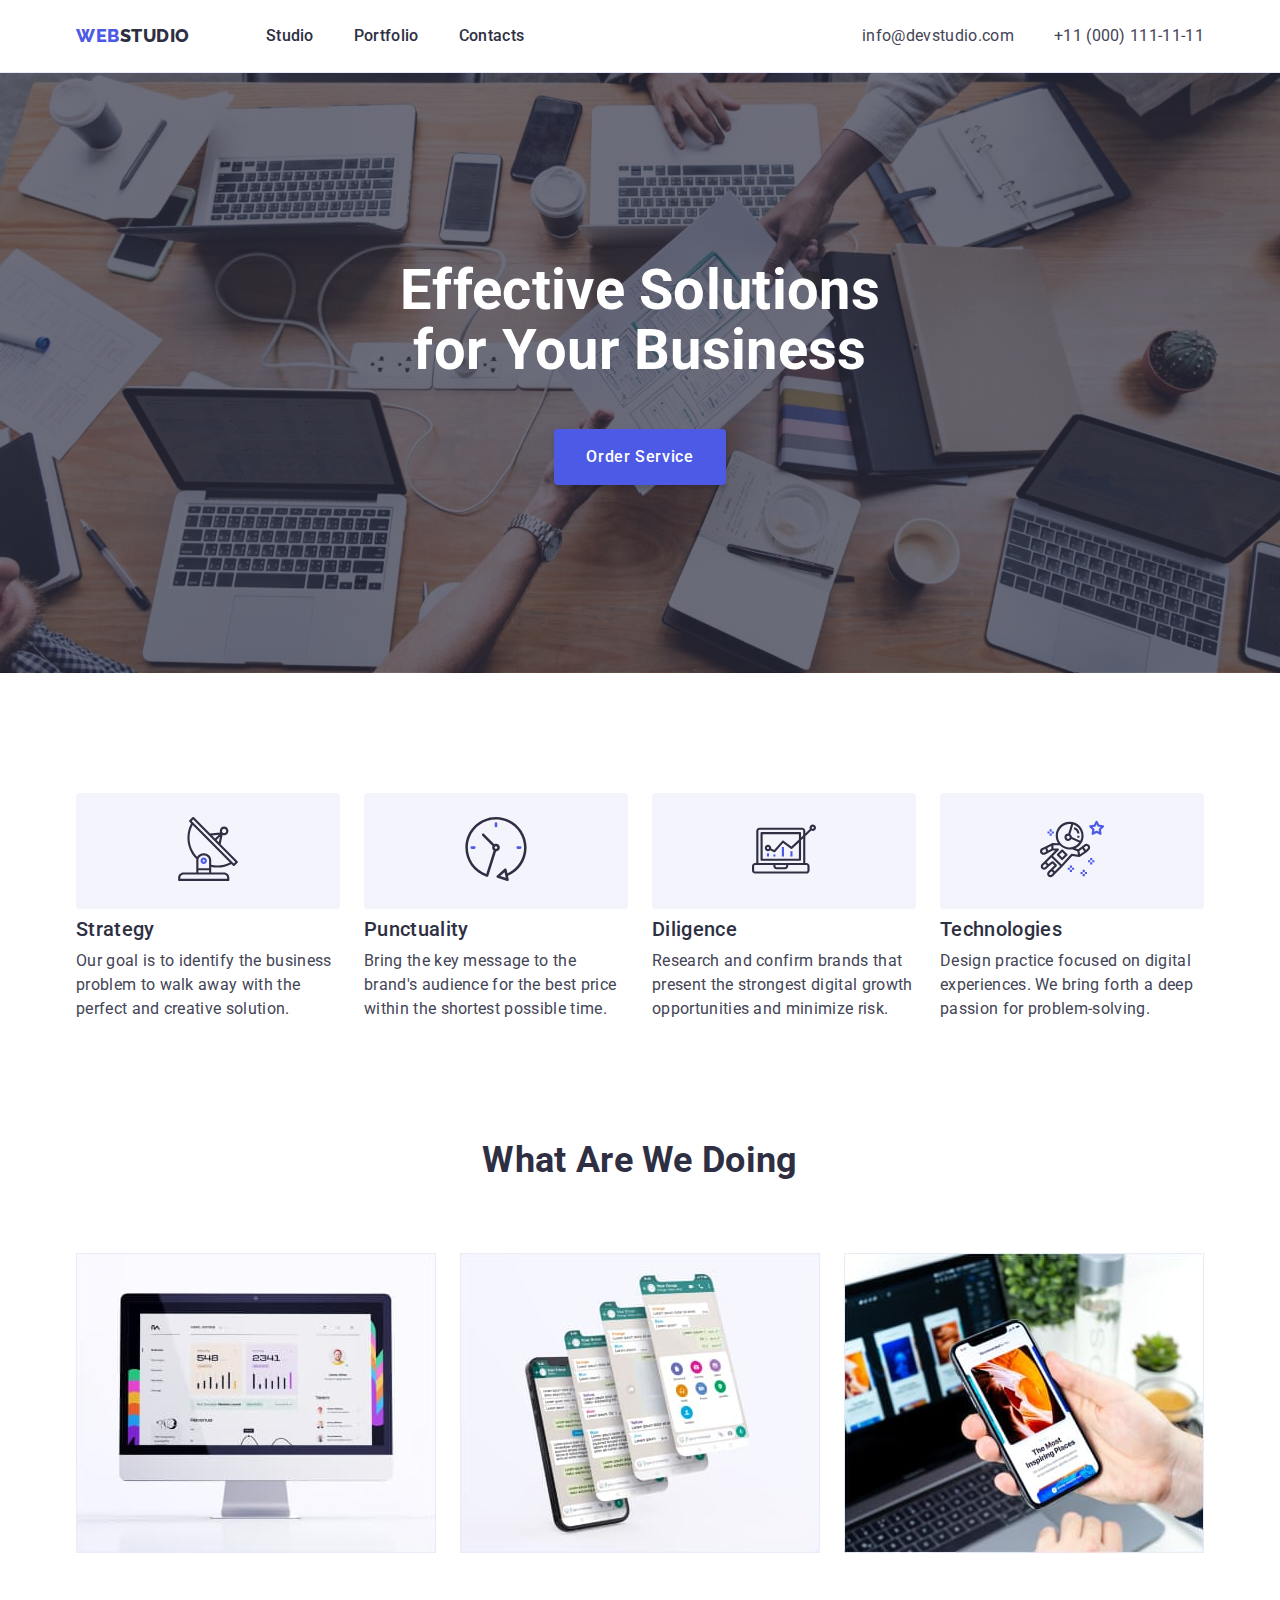
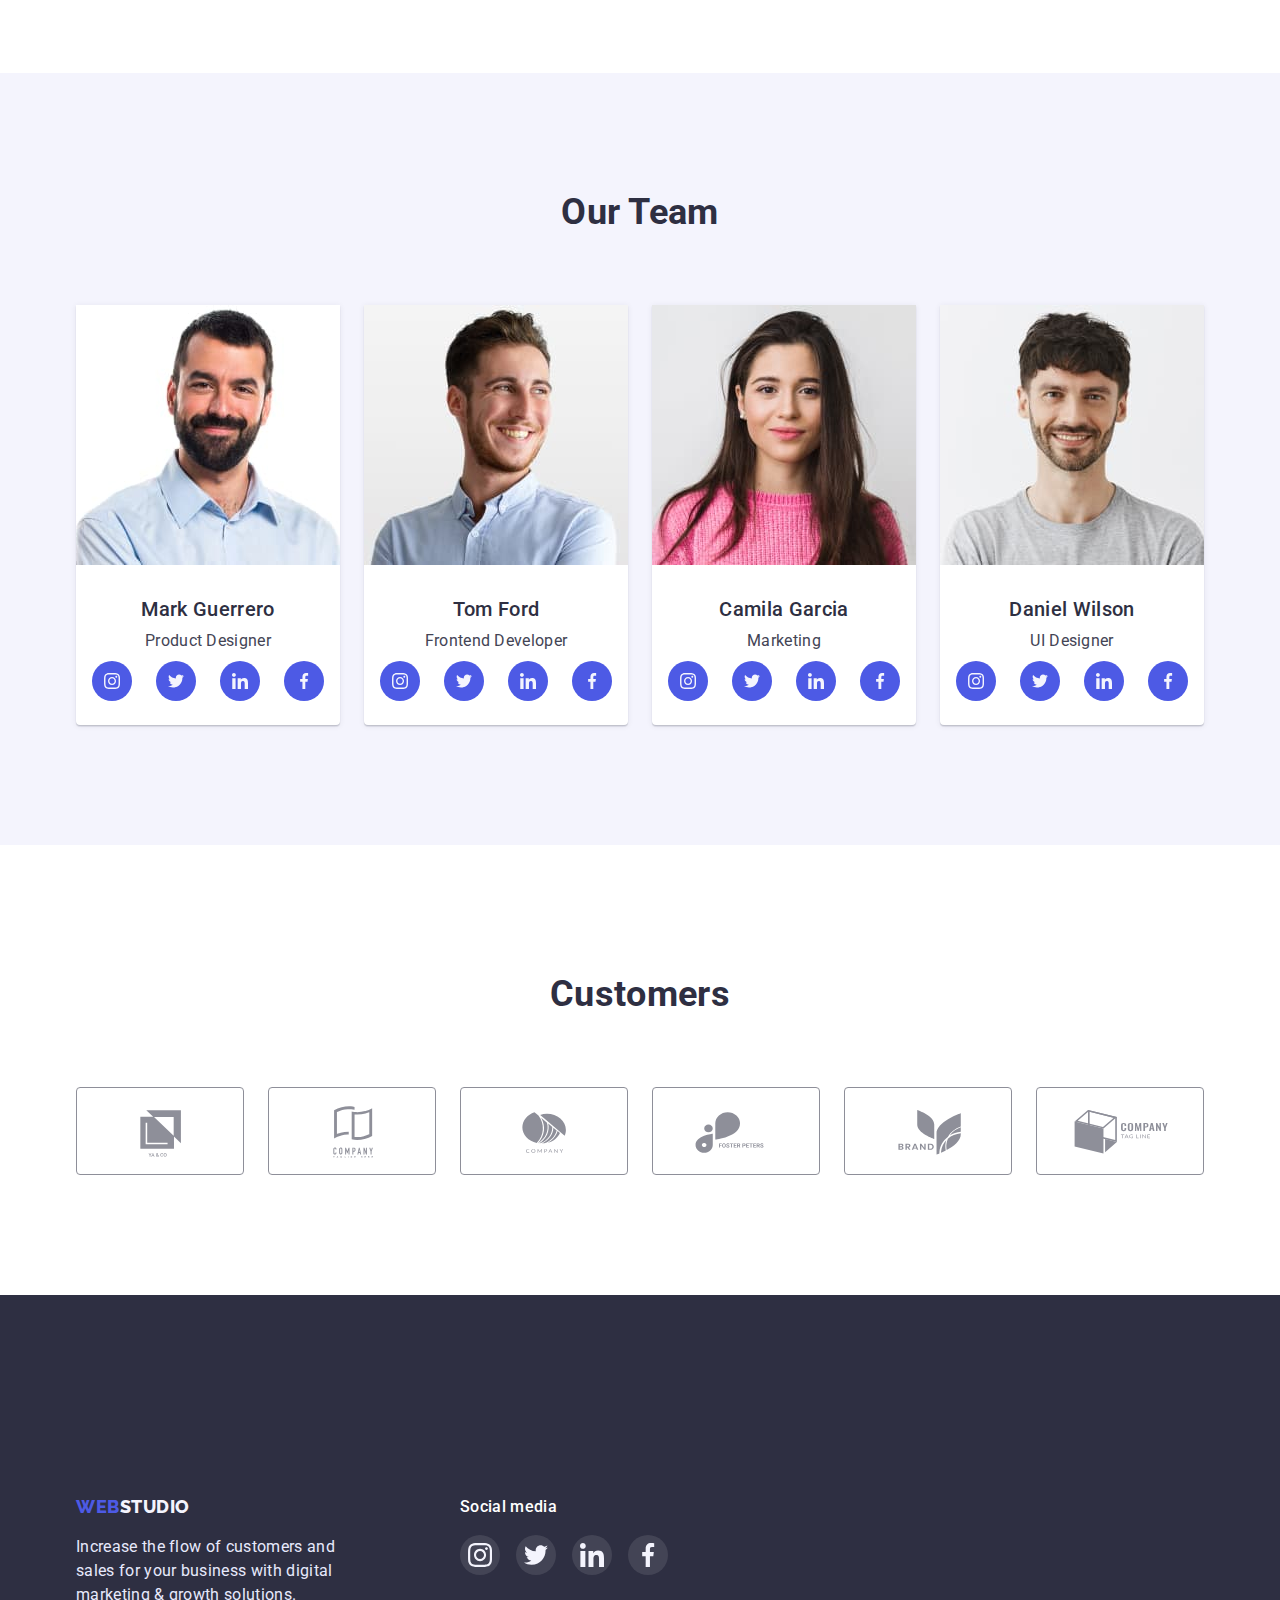
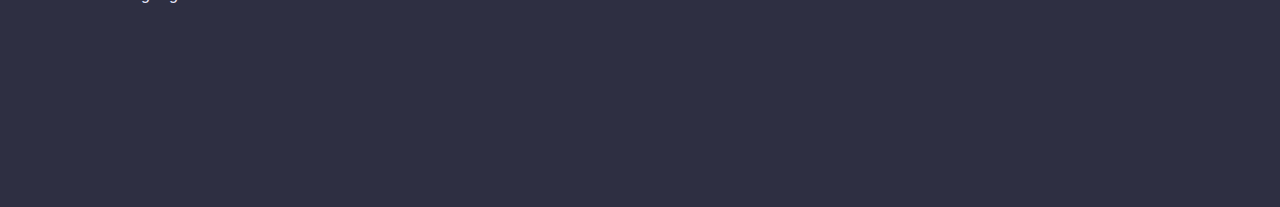
<file: index.html>
<!DOCTYPE html>
<html lang="en">
  <head>
    <meta charset="UTF-8" />
    <meta http-equiv="X-UA-Compatible" content="IE=edge" />
    <meta name="viewport" content="width=device-width, initial-scale=1.0" />

    <link rel="preconnect" href="https://fonts.googleapis.com" />
    <link rel="preconnect" href="https://fonts.gstatic.com" crossorigin />
    <link
      href="https://fonts.googleapis.com/css2?family=Raleway:wght@800&family=Roboto:wght@400;500;700;900&display=swap"
      rel="stylesheet"
    />
    <link
      rel="stylesheet"
      href="https://cdnjs.cloudflare.com/ajax/libs/modern-normalize/1.1.0/modern-normalize.min.css"
    />
    <title>WebStudio</title>
    <link rel="stylesheet" href="./css/styles.css" />
  </head>
  <body>
    <!--Header-->
    <header class="main-menu">
      <div class="container page-header-container">
        <nav class="main-nav">
          <a href="./index.html" class="logo"
            ><span class="logo-accent">Web</span>Studio</a
          >
          <ul class="site-nav list">
            <li class="item">
              <a href="./index.html" class="site-nav link">Studio</a>
            </li>
            <li class="item">
              <a href="./portfolio.html" class="site-nav link">Portfolio</a>
            </li>
            <li class="item"><a href="" class="site-nav link">Contacts</a></li>
          </ul>
        </nav>
        <address class="second-nav">
          <ul class="contacts list">
            <li class="item">
              <a href="mailto:info@devstudio.com" class="mailto link"
                >info@devstudio.com</a
              >
            </li>
            <li class="item">
              <a href="tel:+110001111111" class="tel">+11 (000) 111-11-11</a>
            </li>
          </ul>
        </address>
      </div>
    </header>
    <main>
      <section class="hero-section">
        <!--Hero section-->
        <div class="hero container">
          <h1 class="hero-title">Effective Solutions for Your Business</h1>
          <button class="button primary" type="button">Order Service</button>
        </div>
      </section>
      <!--/Scrolls-->
      <!--Feature-->
      <section class="feature-section">
        <div class="container">
          <h2 class="visually-hidden">Feature</h2>
          <ul class="feature list">
            <li class="feature-card">
              <div class="icon-item">
                <svg class="feature-icon">
                  <use href="./images/symbol-defs-2.svg#icon-antenna"></use>
                </svg>
              </div>
              <h3 class="feature-item">Strategy</h3>
              <p class="feature-description">
                Our goal is to identify the business problem to walk away with
                the perfect and creative solution.
              </p>
            </li>
            <li class="feature-card">
              <div class="icon-item">
                <svg class="feature-icon">
                  <use href="./images/symbol-defs-2.svg#icon-clock"></use>
                </svg>
              </div>
              <h3 class="feature-item">Punctuality</h3>
              <p class="feature-description">
                Bring the key message to the brand's audience for the best price
                within the shortest possible time.
              </p>
            </li>
            <li class="feature-card">
              <div class="icon-item">
                <svg class="feature-icon">
                  <use href="./images/symbol-defs-2.svg#icon-diagram"></use>
                </svg>
              </div>
              <h3 class="feature-item">Diligence</h3>
              <p class="feature-description">
                Research and confirm brands that present the strongest digital
                growth opportunities and minimize risk.
              </p>
            </li>
            <li class="feature-card">
              <div class="icon-item">
                <svg class="feature-icon">
                  <use href="./images/symbol-defs-2.svg#icon-astronaut"></use>
                </svg>
              </div>
              <h3 class="feature-item">Technologies</h3>
              <p class="feature-description">
                Design practice focused on digital experiences. We bring forth a
                deep passion for problem-solving.
              </p>
            </li>
          </ul>
        </div>
      </section>
      <!--/Feature-->
      <!--What are we doing-->
      <section class="we-doing">
        <div class="container">
          <h2 class="section-title">What are we doing</h2>
          <ul class="img list">
            <li>
              <img
                class="doing img"
                src="./images/doing-img-1.jpg"
                alt="flat computer's skreen with diagrams"
                width="360"
              />
            </li>
            <li>
              <img
                class="doing img"
                src="./images/doing_img_2.jpg"
                alt="4 mobile phones with diagrams on the skreens"
                width="360"
              />
            </li>
            <li>
              <img
                class="doing img"
                src="./images/doing_img_3.jpg"
                alt="computer and mobile phone screen's synchronous operation"
                width="360"
              />
            </li>
          </ul>
        </div>
      </section>
      <!--/What are we doing-->
      <!--Our Team-->
      <section class="our-team-section">
        <div class="container">
          <h2 class="section-title">Our Team</h2>
          <ul class="business-cards list">
            <li class="cards-list">
              <img
                class="card img"
                src="./images/our_team_img_1.jpg"
                alt="photo of a man"
                width="264"
              />
              <div class="cards-subscription">
                <h3 class="cards-item">Mark Guerrero</h3>
                <p class="cards-paragraf">Product Designer</p>
                <ul class="team-social list">
                  <li class="team-social-item">
                    <a href="" class="team-social link">
                      <svg class="team-social-icon" width="16">
                        <use
                          href="./images/symbol-defs.svg#icon-instagram"
                        ></use>
                      </svg>
                    </a>
                  </li>
                  <li class="team-social-item">
                    <a href="" class="team-social link">
                      <svg class="team-social-icon" width="16">
                        <use href="./images/symbol-defs.svg#icon-twitter"></use>
                      </svg>
                    </a>
                  </li>
                  <li class="team-social-item">
                    <a href="" class="team-social link">
                      <svg class="team-social-icon" width="16">
                        <use
                          href="./images/symbol-defs.svg#icon-linkedin"
                        ></use>
                      </svg>
                    </a>
                  </li>
                  <li class="team-social-item">
                    <a href="" class="team-social link">
                      <svg class="team-social-icon" width="16">
                        <use
                          href="./images/symbol-defs.svg#icon-facebook"
                        ></use>
                      </svg>
                    </a>
                  </li>
                </ul>
              </div>
            </li>
            <li class="cards-list">
              <img
                class="card img"
                src="./images/our_team_img_2.jpg"
                alt="photo of a young woman"
                width="264"
              />
              <div class="cards-subscription">
                <h3 class="cards-item">Tom Ford</h3>
                <p class="cards-paragraf">Frontend Developer</p>
                <ul class="team-social list">
                  <li class="team-social-item">
                    <a href="" class="team-social link">
                      <svg class="team-social-icon" width="16">
                        <use
                          href="./images/symbol-defs.svg#icon-instagram"
                        ></use>
                      </svg>
                    </a>
                  </li>
                  <li class="team-social-item">
                    <a href="" class="team-social link">
                      <svg class="team-social-icon" width="16">
                        <use href="./images/symbol-defs.svg#icon-twitter"></use>
                      </svg>
                    </a>
                  </li>
                  <li class="team-social-item">
                    <a href="" class="team-social link">
                      <svg class="team-social-icon" width="16">
                        <use
                          href="./images/symbol-defs.svg#icon-linkedin"
                        ></use>
                      </svg>
                    </a>
                  </li>
                  <li class="team-social-item">
                    <a href="" class="team-social link">
                      <svg class="team-social-icon" width="16">
                        <use
                          href="./images/symbol-defs.svg#icon-facebook"
                        ></use>
                      </svg>
                    </a>
                  </li>
                </ul>
              </div>
            </li>
            <li class="cards-list">
              <img
                class="card img"
                src="./images/our_team_img_3.jpg"
                alt="photo of a young man"
                width="264"
              />
              <div class="cards-subscription">
                <h3 class="cards-item">Camila Garcia</h3>
                <p class="cards-paragraf">Marketing</p>
                <ul class="team-social list">
                  <li class="team-social-item">
                    <a href="" class="team-social link">
                      <svg class="team-social-icon" width="16">
                        <use
                          href="./images/symbol-defs.svg#icon-instagram"
                        ></use>
                      </svg>
                    </a>
                  </li>
                  <li class="team-social-item">
                    <a href="" class="team-social link">
                      <svg class="team-social-icon" width="16">
                        <use href="./images/symbol-defs.svg#icon-twitter"></use>
                      </svg>
                    </a>
                  </li>
                  <li class="team-social-item">
                    <a href="" class="team-social link">
                      <svg class="team-social-icon" width="16">
                        <use
                          href="./images/symbol-defs.svg#icon-linkedin"
                        ></use>
                      </svg>
                    </a>
                  </li>
                  <li class="team-social-item">
                    <a href="" class="team-social link">
                      <svg class="team-social-icon" width="16">
                        <use
                          href="./images/symbol-defs.svg#icon-facebook"
                        ></use>
                      </svg>
                    </a>
                  </li>
                </ul>
              </div>
            </li>
            <li class="cards-list">
              <img
                class="card img"
                src="./images/our_team_img_4.jpg"
                alt="photo of a young man"
                width="264"
              />
              <div class="cards-subscription">
                <h3 class="cards-item">Daniel Wilson</h3>
                <p class="cards-paragraf">UI Designer</p>
                <ul class="team-social list">
                  <li class="team-social-item">
                    <a href="" class="team-social link">
                      <svg class="team-social-icon" width="16">
                        <use
                          href="./images/symbol-defs.svg#icon-instagram"
                        ></use>
                      </svg>
                    </a>
                  </li>
                  <li class="team-social-item">
                    <a href="" class="team-social link">
                      <svg class="team-social-icon" width="16">
                        <use href="./images/symbol-defs.svg#icon-twitter"></use>
                      </svg>
                    </a>
                  </li>
                  <li class="team-social-item">
                    <a href="" class="team-social link">
                      <svg class="team-social-icon" width="16">
                        <use
                          href="./images/symbol-defs.svg#icon-linkedin"
                        ></use>
                      </svg>
                    </a>
                  </li>
                  <li class="team-social-item">
                    <a href="" class="team-social link">
                      <svg class="team-social-icon" width="16">
                        <use
                          href="./images/symbol-defs.svg#icon-facebook"
                        ></use>
                      </svg>
                    </a>
                  </li>
                </ul>
              </div>
            </li>
          </ul>
        </div>
      </section>
      <!--Customers-->
      <section class="customers-contact">
        <div class="customers container">
          <div class="customers-description">
            <h2 class="section-title">Customers</h2>
            <ul class="customers list">
              <li class="customers-item">
                <a href="" class="customers link">
                  <svg class="customers-icon">
                    <use href="./images/symbol-defs-3.svg#icon-client-1"></use>
                  </svg>
                </a>
              </li>
              <li class="customers-item">
                <a href="" class="customers link">
                  <svg class="customers-icon">
                    <use href="./images/symbol-defs-3.svg#icon-client-2"></use>
                  </svg>
                </a>
              </li>
              <li class="customers-item">
                <a href="" class="customers link">
                  <svg class="customers-icon">
                    <use href="./images/symbol-defs-3.svg#icon-client-3"></use>
                  </svg>
                </a>
              </li>
              <li class="customers-item">
                <a href="" class="customers link">
                  <svg class="customers-icon">
                    <use href="./images/symbol-defs-3.svg#icon-client-4"></use>
                  </svg>
                </a>
              </li>
              <li class="customers-item">
                <a href="" class="customers link">
                  <svg class="customers-icon">
                    <use href="./images/symbol-defs-3.svg#icon-client-5"></use>
                  </svg>
                </a>
              </li>
              <li class="customers-item">
                <a href="" class="customers link">
                  <svg class="customers-icon">
                    <use href="./images/symbol-defs-3.svg#icon-client-6"></use>
                  </svg>
                </a>
              </li>
            </ul>
          </div>
        </div>
      </section>
      <!--/Our Team-->
    </main>
    <footer class="footer">
      <div class="footer container">
        <div class="footer-description">
          <a href="./index.html" class="logo-footer"
            ><span class="logo-accent">Web</span>Studio</a
          >
          <p class="footer-text">
            Increase the flow of customers and sales for your business with
            digital marketing & growth solutions.
          </p>
        </div>
        <div class="footer-social">
          <h3 class="social-media">Social media</h3>
          <ul class="social-media list">
            <li class="social-media-item">
              <a href="" class="media-social link">
                <svg class="media-social-icon" width="24">
                  <use href="./images/symbol-defs.svg#icon-instagram"></use>
                </svg>
              </a>
            </li>
            <li class="social-media-item">
              <a href="" class="media-social link">
                <svg class="media-social-icon" width="24">
                  <use href="./images/symbol-defs.svg#icon-twitter"></use>
                </svg>
              </a>
            </li>
            <li class="social-media-item">
              <a href="" class="media-social link">
                <svg class="media-social-icon" width="24">
                  <use href="./images/symbol-defs.svg#icon-linkedin"></use>
                </svg>
              </a>
            </li>
            <li class="social-media-item">
              <a href="" class="media-social link">
                <svg class="media-social-icon" width="24">
                  <use href="./images/symbol-defs.svg#icon-facebook"></use>
                </svg>
              </a>
            </li>
          </ul>
        </div>
      </div>
    </footer>
  </body>
</html>
</file>
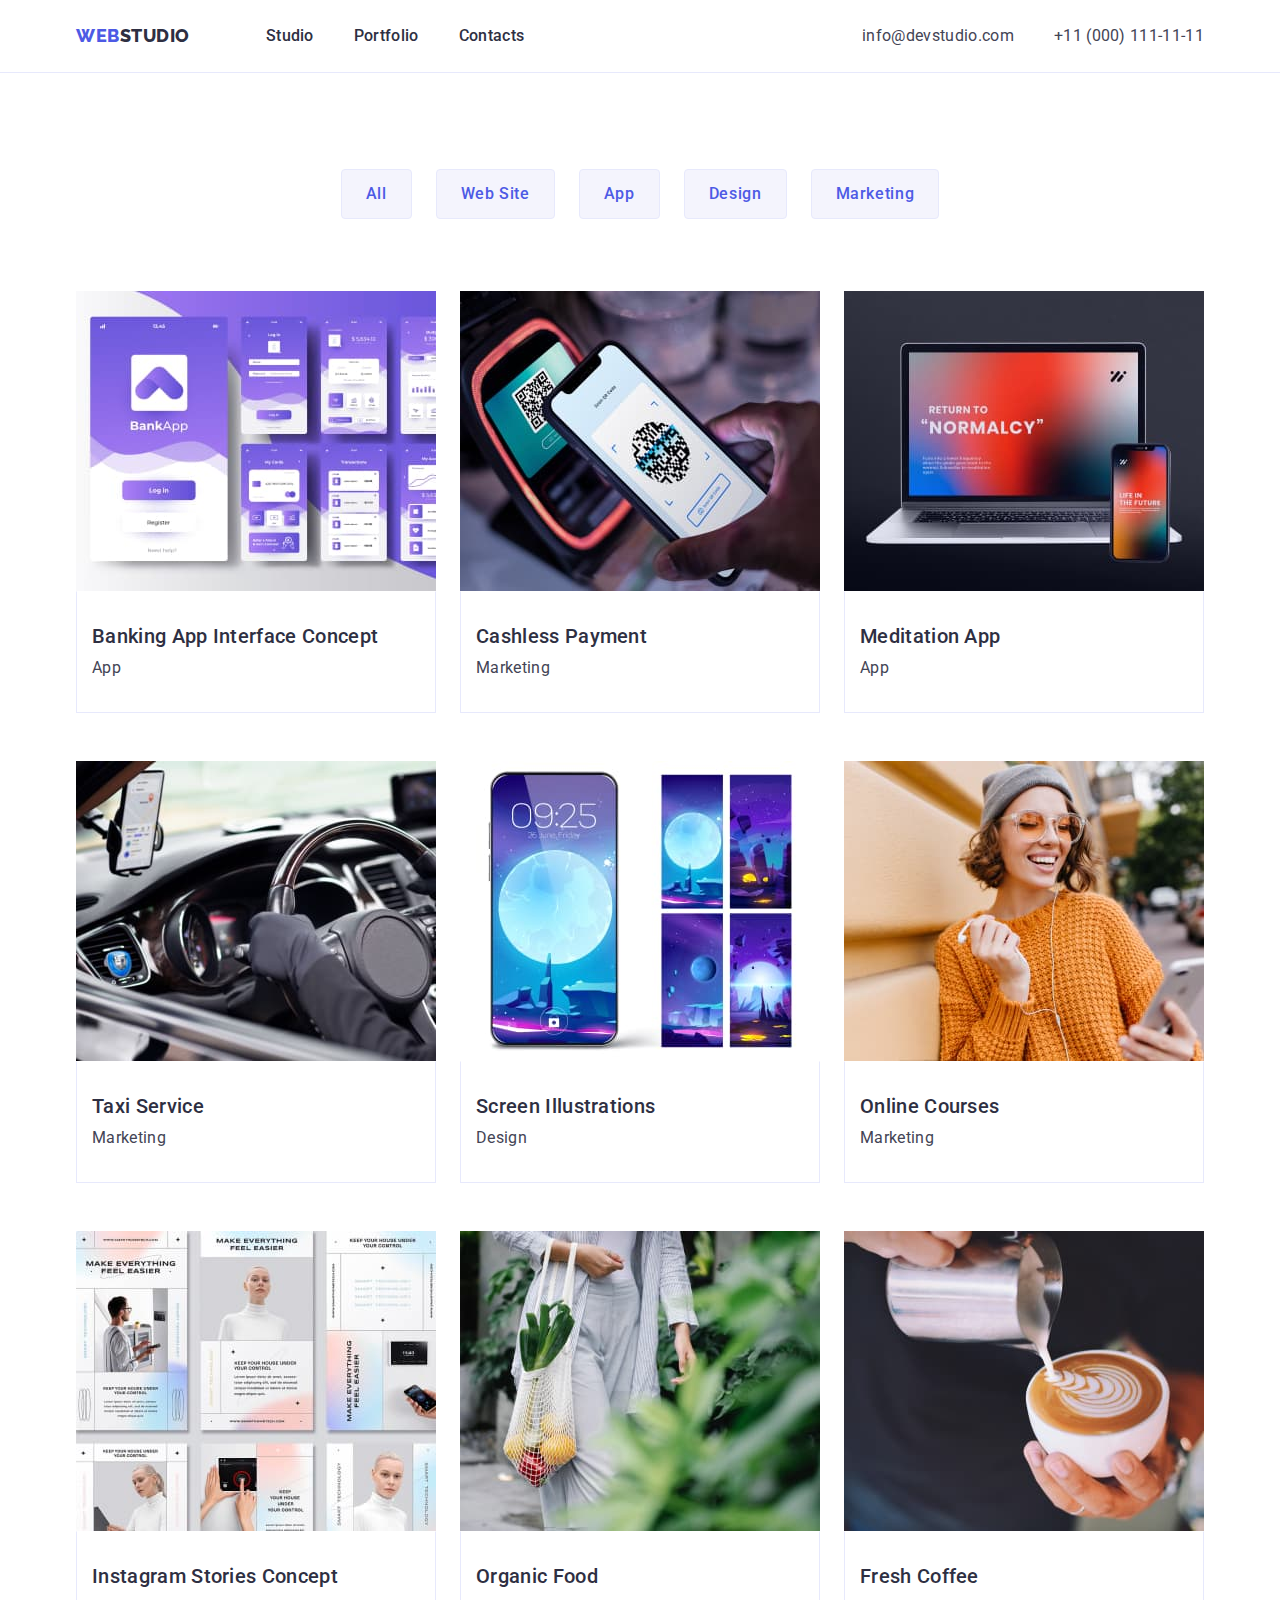
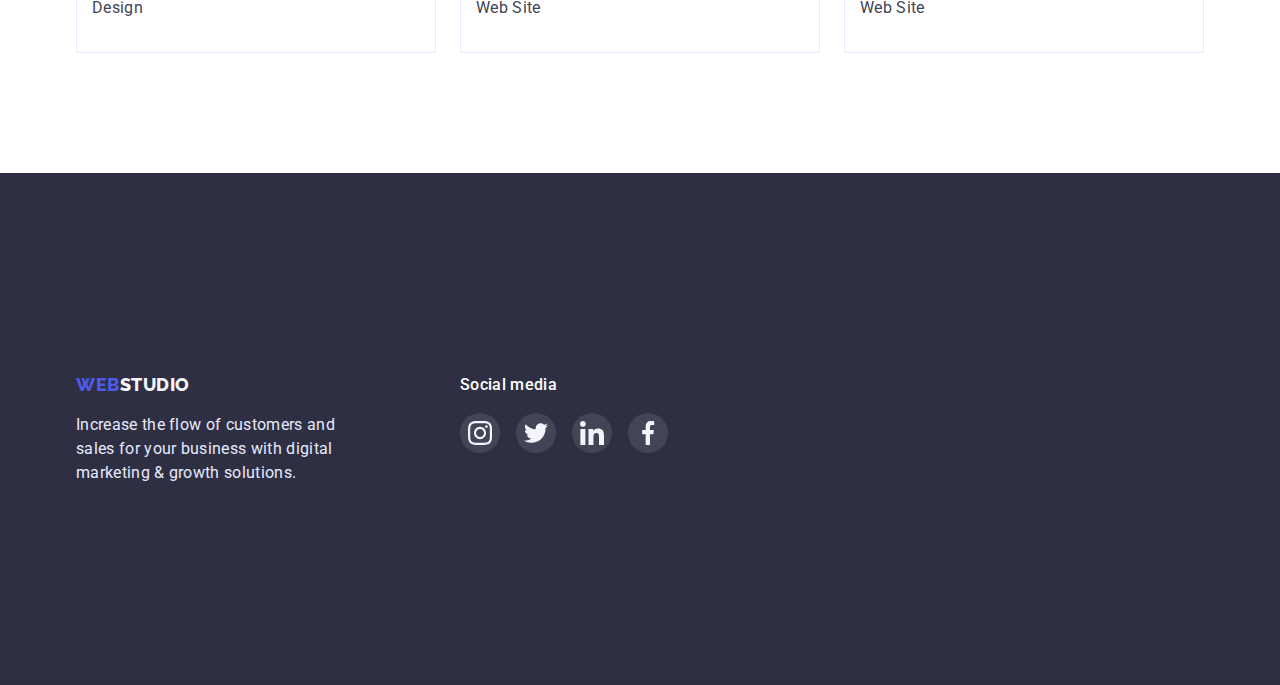
<file: portfolio.html>
<!DOCTYPE html>
<html lang="en">
  <head>
    <meta charset="UTF-8" />
    <meta http-equiv="X-UA-Compatible" content="IE=edge" />
    <meta name="viewport" content="width=device-width, initial-scale=1.0" />

    <link rel="preconnect" href="https://fonts.googleapis.com" />
    <link rel="preconnect" href="https://fonts.gstatic.com" crossorigin />
    <link
      href="https://fonts.googleapis.com/css2?family=Raleway:wght@800&family=Roboto:wght@400;500;700;900&display=swap"
      rel="stylesheet"
    />
    <link
      rel="stylesheet"
      href="https://cdnjs.cloudflare.com/ajax/libs/modern-normalize/1.1.0/modern-normalize.min.css"
    />
    <title>Portfolio</title>
    <link rel="stylesheet" href="./css/styles.css" />
  </head>
  <body>
    <!--Header-->
    <header class="main-menu">
      <div class="container page-header-container">
        <nav class="main-nav">
          <a href="./index.html" class="logo"
            ><span class="logo-accent">Web</span>Studio</a
          >
          <ul class="site-nav list">
            <li class="item">
              <a href="./index.html" class="site-nav link">Studio</a>
            </li>
            <li class="item">
              <a href="./portfolio.html" class="site-nav link">Portfolio</a>
            </li>
            <li class="item"><a href="" class="site-nav link">Contacts</a></li>
          </ul>
        </nav>
        <address class="second-nav">
          <ul class="contacts list">
            <li class="item">
              <a href="mailto:info@devstudio.com" class="mailto link"
                >info@devstudio.com</a
              >
            </li>
            <li class="item">
              <a href="tel:+110001111111" class="tel">+11 (000) 111-11-11</a>
            </li>
          </ul>
        </address>
      </div>
    </header>
    <main>
      <div class="container">
        <section class="buttons-nav">
          <!--Portfolio items-->
          <h1 class="visually-hidden">Our Portfolio</h1>
          <ul class="buttons list">
            <li class="buttons list item">
              <button type="button" class="button secondary">All</button>
            </li>
            <li class="buttons list item">
              <button type="button" class="button secondary">Web Site</button>
            </li>
            <li class="buttons list item">
              <button type="button" class="button secondary">App</button>
            </li>
            <li class="buttons list item">
              <button type="button" class="button secondary">Design</button>
            </li>
            <li class="buttons list item">
              <button type="button" class="button secondary">Marketing</button>
            </li>
          </ul>
        </section>
        <section class="completed-projects">
          <!--Examples of completed projects-->
          <h2 class="visually-hidden">Projects examples</h2>
          <ul class="projects-examples list">
            <li class="examples-item">
              <img
                class="project img"
                src="./images/project-img-1.jpg"
                alt="bank application mobile screens"
                width="360"
              />
              <div class="projects-card">
                <h3 class="projects-item">Banking App Interface Concept</h3>
                <p class="projects-direction">App</p>
              </div>
            </li>
            <li class="examples-item">
              <img
                class="project img"
                src="./images/project-img-2.jpg"
                alt="proces of sreening qr code"
                width="360"
              />
              <div class="projects-card">
                <h3 class="projects-item">Cashless Payment</h3>
                <p class="projects-direction">Marketing</p>
              </div>
            </li>
            <li class="examples-item">
              <img
                class="project img"
                src="./images/project-img-3.jpg"
                alt="computer and mobile screens with meditation slogan"
                width="360"
              />
              <div class="projects-card">
                <h3 class="projects-item">Meditation App</h3>
                <p class="projects-direction">App</p>
              </div>
            </li>
            <li class="examples-item">
              <img
                class="project img"
                src="./images/project-img-4.jpg"
                alt="mobile phone with navigation service into the car"
                width="360"
              />
              <div class="projects-card">
                <h3 class="projects-item">Taxi Service</h3>
                <p class="projects-direction">Marketing</p>
              </div>
            </li>
            <li class="examples-item">
              <img
                class="project img"
                src="./images/project-img-5.jpg"
                alt="mobile phone's creen with different variants of moon's pictures"
                width="360"
              />
              <div class="projects-card">
                <h3 class="projects-item">Screen Illustrations</h3>
                <p class="projects-direction">Design</p>
              </div>
            </li>
            <li class="examples-item">
              <img
                class="project img"
                src="./images/project-img-6.jpg"
                alt="girl with airpods looking at phone screen"
                width="360"
              />
              <div class="projects-card">
                <h3 class="projects-item">Online Courses</h3>
                <p class="projects-direction">Marketing</p>
              </div>
            </li>
            <li class="examples-item">
              <img
                class="project img"
                src="./images/project-img-7.jpg"
                alt="different wariants of pages in instagram with same story"
                width="360"
              />
              <div class="projects-card">
                <h3 class="projects-item">Instagram Stories Concept</h3>
                <p class="projects-direction">Design</p>
              </div>
            </li>
            <li class="examples-item">
              <img
                class="project img"
                src="./images/project-img-8.jpg"
                alt="silhouette of a woman in white clothes with a mesh fabric with vegetables"
                width="360"
              />
              <div class="projects-card">
                <h3 class="projects-item">Organic Food</h3>
                <p class="projects-direction">Web Site</p>
              </div>
            </li>
            <li class="examples-item">
              <img
                class="project img"
                src="./images/project-img-9.jpg"
                alt="a cup of coffee into which milk is poured from the cappuccinatore"
                width="360"
              />
              <div class="projects-card">
                <h3 class="projects-item">Fresh Coffee</h3>
                <p class="projects-direction">Web Site</p>
              </div>
            </li>
          </ul>
        </section>
      </div>
    </main>
    <footer class="footer">
      <div class="footer container">
        <div class="footer-description">
          <a href="./index.html" class="logo-footer"
            ><span class="logo-accent">Web</span>Studio</a
          >
          <p class="footer-text">
            Increase the flow of customers and sales for your business with
            digital marketing & growth solutions.
          </p>
        </div>
        <div class="footer-social">
          <h3 class="social-media">Social media</h3>
          <ul class="social-media list">
            <li class="social-media-item">
              <a href="" class="media-social link">
                <svg class="media-social-icon" width="24" heigth="24">
                  <use href="./images/symbol-defs.svg#icon-instagram"></use>
                </svg>
              </a>
            </li>
            <li class="social-media-item">
              <a href="" class="media-social link">
                <svg class="media-social-icon" width="24" heigth="24">
                  <use href="./images/symbol-defs.svg#icon-twitter"></use>
                </svg>
              </a>
            </li>
            <li class="social-media-item">
              <a href="" class="media-social link">
                <svg class="media-social-icon" width="24" heigth="24">
                  <use href="./images/symbol-defs.svg#icon-linkedin"></use>
                </svg>
              </a>
            </li>
            <li class="social-media-item">
              <a href="" class="media-social link">
                <svg class="media-social-icon" width="24" heigth="24">
                  <use href="./images/symbol-defs.svg#icon-facebook"></use>
                </svg>
              </a>
            </li>
          </ul>
        </div>
      </div>
    </footer>
  </body>
</html>
</file>
<file: css/styles.css>
:root {
  --primary-text-color: #434455;
  --title-text-color: #2e2f42;
  --item-text-color: #2e2f42;
  --accent-color: #404bbf;
  --primary-background-color: #ffffff;
  --secondary-background-color: #2e2f42;
  --button-color: #4d5ae5;
  --button-background-color: #f4f4fd;
  --button-border-color: #e7e9fc;
}
body {
  font-family: "Roboto", sans-serif;
  letter-spacing: 0.02em;
  color: var(--primary-text-color);
}
ul,
li {
  margin: 0;
  padding: 0;
}
img {
  display: block;
  max-width: 100%;
  height: auto;
}
h1,
h2,
h3,
p {
  margin: 0;
}
.button {
  cursor: pointer;
}
.link {
  text-decoration: none;
}
.list {
  list-style: none;
}

/* Header style */
.container {
  width: 1158px;
  padding-left: 15px;
  padding-right: 15px;
  margin: 0 auto;
}
.main-menu {
  padding-top: 24px;
  padding-bottom: 24px;
  border-bottom: 1px solid var(--button-border-color);
}

.logo {
  display: flex;
  align-items: center;
  color: var(--secondary-background-color);
  font-family: "Raleway", sans-serif;
  letter-spacing: 0.03em;
  font-weight: 800;
  font-size: 18px;
  line-height: 1.33;
  text-transform: uppercase;

  text-decoration: none;
}

.logo-accent {
  color: var(--button-color);
}

/* Site nav */
.page-header-container {
  display: flex;
  align-items: center;
}
.main-nav {
  display: flex;
  align-items: center;
  margin-right: auto;
}
.site-nav.list {
  display: flex;
  margin-left: 76px;
}
.site-nav .item + .item {
  margin-left: 40px;
}
.site-nav.link {
  color: var(--title-text-color);
  font-weight: 500;
  font-size: 16px;
  line-height: 1.5;
}

.site-nav.link:hover,
.site-nav.link:focus {
  color: var(--accent-color);
}

/*Mailto tel link*/
.second-nav {
  display: flex;
  align-items: center;
}
.contacts.list {
  display: flex;
  align-items: center;
}
.contacts.list .item + .item {
  margin-left: 40px;
}

.mailto.link {
  color: var(--primary-text-color);
  font-style: normal;
  font-size: 16px;
  line-height: 1.5px;
}
.mailto.link:hover,
.mailto.link:focus {
  color: var(--accent-color);
}
.tel {
  color: var(--primary-text-color);
  font-style: normal;
  font-size: 16px;
  line-height: 1.5px;
  text-decoration: none;
}
.tel:hover,
.tel:focus {
  color: var(--accent-color);
}
/* Hero section */
.hero-section {
  display: flex;
  text-align: center;
  padding-top: 188px;
  padding-bottom: 188px;

  flex-grow: 1;
  background-image: linear-gradient(
      rgba(46, 47, 66, 0.7),
      rgba(46, 47, 66, 0.7)
    ),
    url(../images/people_office_1.jpg);

  background-position: center;
  max-width: 1440px;
  margin-left: auto;
  margin-right: auto;
  background-size: cover;
}

.hero-title {
  width: 496px;
  margin-right: auto;
  margin-left: auto;
  margin-bottom: 48px;

  font-weight: 700;
  font-size: 56px;
  line-height: 1.07;

  color: var(--primary-background-color);
}
/* Button */
.button {
  text-align: center;
  font-family: inherit;
  font-weight: 500;
  font-size: 16px;
  line-height: 1.5;

  letter-spacing: 0.04em;
  border-radius: 4px;
  border: 1px solid var(--button-border-color);
}
.button.primary {
  text-align: center;
  color: var(--primary-background-color);
  background-color: var(--button-color);
  padding: 16px 32px;
  border: none;
  box-shadow: 0px 4px 4px rgba(0, 0, 0, 0.15);
}
.button.primary:hover,
.button.primary:focus {
  background-color: var(--accent-color);
}
.button.secondary {
  color: var(--button-color);
  background-color: var(--button-background-color);
  padding: 12px 24px;
}
.button.secondary:hover,
.button.secondary:focus {
  color: var(--primary-background-color);
  background-color: var(--accent-color);
  box-shadow: 0px 3px 1px rgba(0, 0, 0, 0.1), 0px 2px 1px rgba(0, 0, 0, 0.08),
    0px 2px 2px rgba(0, 0, 0, 0.12);
}

/* Section */

.visually-hidden {
  position: absolute;
  width: 1px;
  height: 1px;
  margin: -1px;
  border: 0;
  padding: 0;

  white-space: nowrap;
  clip-path: inset(100%);
  clip: rect(0 0 0 0);
  overflow: hidden;
}
.section-title {
  color: var(--title-text-color);
  font-weight: 700;
  font-size: 36px;
  line-height: 1.11;
  text-align: center;
  text-transform: capitalize;
  margin-bottom: 72px;
}
.feature-section {
  padding-top: 120px;
  padding-bottom: 120px;
}
.feature.list {
  display: flex;
  column-gap: 24px;
}
.feature-card {
  flex-basis: calc((100% - 72px) / 4);
}
.icon-item {
  background: #f4f4fd;
  border-radius: 4px;
  padding-top: 24px;
  padding-bottom: 24px;
  padding-right: 100px;
  padding-left: 100px;
  margin-bottom: 8px;
}
.feature-icon {
  width: 64px;
  height: 64px;
}
.feature-item,
.projects-item {
  color: var(--item-text-color);
  font-weight: 500;
  font-size: 20px;
  line-height: 1.2;
  margin-bottom: 8px;
}
.feature-description,
.projects-direction {
  font-size: 16px;
  line-height: 1.5;
}
.we-doing {
  padding-bottom: 120px;
}
.img.list {
  display: flex;
  column-gap: 24px;
}
.our-team-section {
  background-color: var(--button-background-color);
  padding-top: 120px;
  padding-bottom: 120px;
}
.business-cards.list {
  display: flex;
  column-gap: 24px;
}
.cards-list {
  background-color: var(--primary-background-color);
  box-shadow: 0px 1px 6px rgba(46, 47, 66, 0.08),
    0px 1px 1px rgba(46, 47, 66, 0.16), 0px 2px 1px rgba(46, 47, 66, 0.08);
  border-radius: 0px 0px 4px 4px;
}
.cards-subscription {
  display: block;
  padding-top: 32px;
  padding-bottom: 32px;
  padding-right: auto;
  padding-left: auto;
}
.cards-item {
  color: var(--item-text-color);
  font-weight: 500;
  font-size: 20px;
  line-height: 1.2;
  text-align: center;
  margin-bottom: 8px;
}
.cards-paragraf {
  font-size: 16px;
  line-height: 1.5;
  text-align: center;
}
.team-social.list {
  display: flex;
  justify-content: center;
  gap: 24px;
}
.team-social-item {
  width: 40px;
  height: 40px;
}
.team-social.link {
  display: flex;
  justify-content: center;
  align-items: center;
  width: 100%;
  height: 100%;
  border-radius: 50%;
  margin-top: 8px;
  background: var(--button-color);
}

.team-social.link:is(:hover, :focus) {
  background-color: var(--accent-color);
}
.media-social-icon {
  color: var(--button-background-color);
}
/*Portfolio items*/
.buttons-nav {
  display: flex;
  justify-content: center;
  padding-top: 96px;
  padding-bottom: 72px;
}
.buttons.list {
  display: flex;
  align-items: center;
  justify-content: center;
  margin-left: 0;
}
.buttons.list.item {
  display: flex;
  align-items: center;
}

.buttons.list .item + .item {
  margin-left: 24px;
}
/* Completed-projects*/

.completed-projects {
  padding-bottom: 120px;
}
.projects-examples.list {
  display: flex;
  flex-wrap: wrap;
  row-gap: 48px;
  column-gap: 24px;
}
.examples-item {
  flex-basis: calc((100% - 48px) / 3);
}
.examples-item:hover,
.examples-item :focus {
  box-shadow: 0px 1px 6px rgba(46, 47, 66, 0.08),
    0px 1px 1px rgba(46, 47, 66, 0.16), 0px 2px 1px rgba(46, 47, 66, 0.08);
}
.projects-card {
  display: block;
  padding-top: 32px;
  padding-bottom: 32px;
  padding-left: 15px;

  border: 1px solid var(--button-border-color);
  border-top: 1px solid transparent;
}
/* Customers

.media-social.link {
  display: flex;
  justify-content: center;
  align-items: center;
  width: 100%;
  height: 100%;
  border-radius: 50%;
  background: rgba(255, 255, 255, 0.1);
  color: var(--button-background-color);
}

.media-social.link:is(:hover, :focus) {
  background-color: #31d0aa;
}
.media-social-icon {
  fill: currentColor;
}
*/

.customers-contact {
  padding: 130px auto 120px auto;
}
.customers.container {
  display: block;
}

.customers-description {
  display: block;
  width: 1128px;
  height: 200px;
  margin-top: 130px;
  margin-bottom: 120px;
}

.customers.list {
  display: flex;
  justify-content: center;
  gap: 24px;
}

.customers-item {
  width: 168px;
  height: 88px;
}
.customers.link {
  display: flex;
  justify-content: center;
  align-items: center;
  width: 100%;
  height: 100%;
  border-radius: 4px;
  color: #8e8f99;
  border: 1px solid #8e8f99;
}

.customers.link:is(:hover, :focus) {
  border: 1px solid var(--accent-color);
  color: var(--accent-color);
}

.customers-icon {
  fill: currentColor;
}

/* Footer */
.footer {
  background-color: var(--secondary-background-color);
  padding-top: 100px;
  padding-bottom: 100px;
}
.footer.container {
  display: flex;
}
.footer-description {
  display: block;
  width: 264px;
}
.logo-footer {
  display: flex;
  color: var(--button-background-color);
  font-family: "Raleway", sans-serif;
  letter-spacing: 0.03em;
  font-weight: 800;
  font-size: 18px;
  line-height: 1.33;
  text-transform: uppercase;
  text-decoration: none;
}
.footer-text {
  margin-top: 16px;
  color: #e7e9fc;
  font-size: 16px;
  line-height: 1.5;
}
.footer-social {
  display: block;
  width: 208px;
  height: 80px;
  margin-left: 120px;
  margin-right: auto;
}
.social-media {
  font-size: 16px;
  line-height: 1.5;
  font-weight: 500;
  letter-spacing: 0.02em;
  color: var(--primary-background-color);
  margin-bottom: 16px;
}
.social-media.list {
  display: flex;
  justify-content: center;
  gap: 16px;
}
.social-media-item {
  width: 40px;
  height: 40px;
}
.media-social.link {
  display: flex;
  justify-content: center;
  align-items: center;
  width: 100%;
  height: 100%;
  border-radius: 50%;
  background: rgba(255, 255, 255, 0.1);
  color: var(--button-background-color);
}

.media-social.link:is(:hover, :focus) {
  background-color: #31d0aa;
}
.media-social-icon {
  fill: currentColor;
}
</file>
